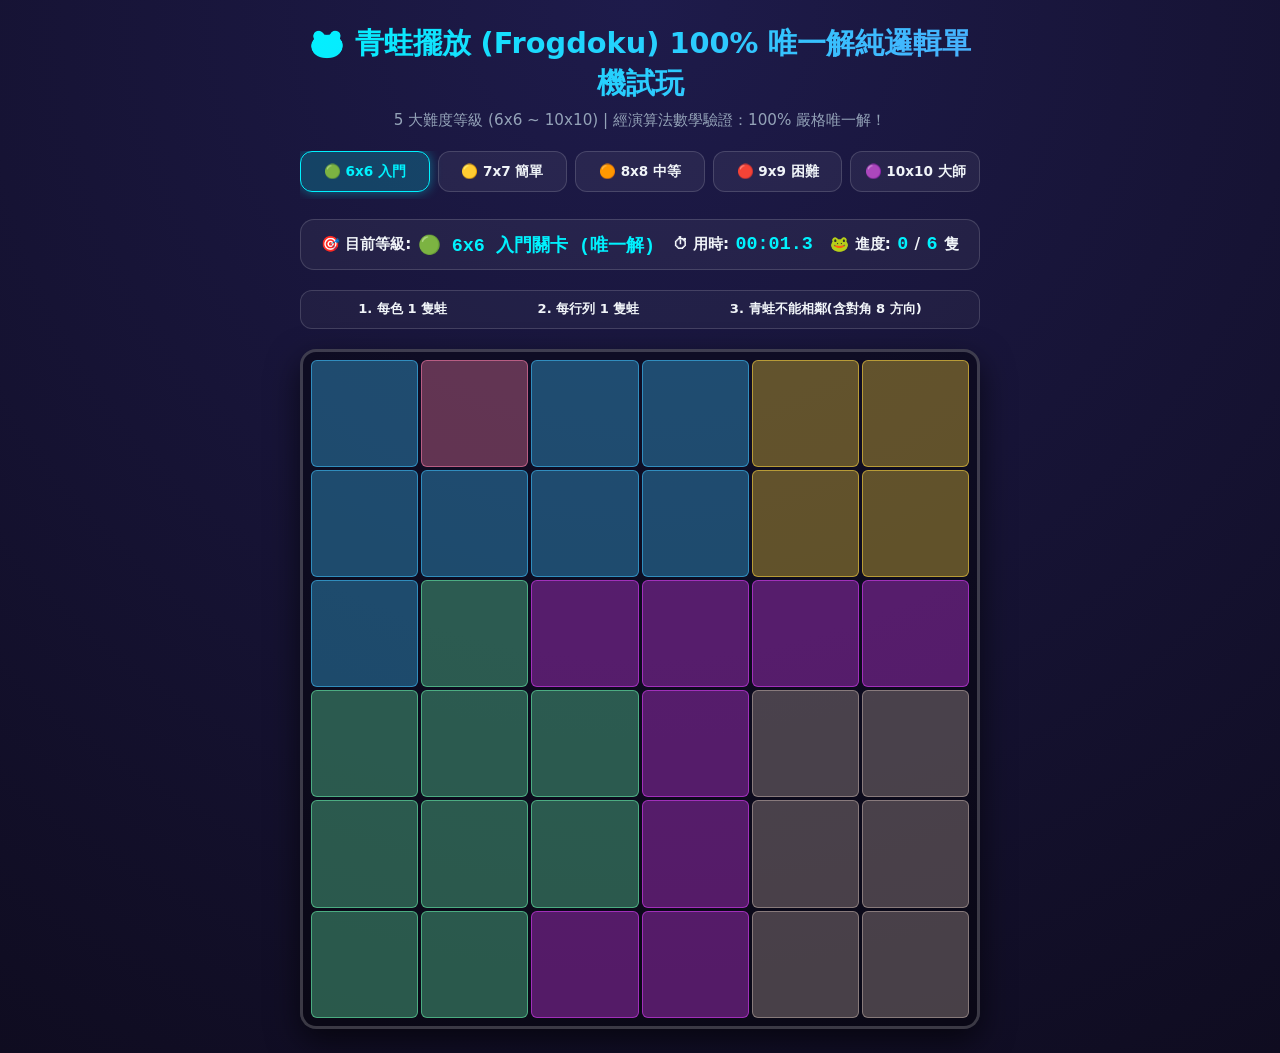
<file: frogdoku-demo.html>
<!DOCTYPE html>
<html lang="zh-TW">
<head>
  <meta charset="UTF-8">
  <meta name="viewport" content="width=device-width, initial-scale=1.0">
  <title>青蛙擺放 (Frogdoku) 5大難度 100% 唯一解純邏輯單機試玩版</title>
  <style>
    :root {
      --bg-dark: #0f0c20;
      --panel-bg: rgba(255, 255, 255, 0.05);
      --border-glass: rgba(255, 255, 255, 0.15);
      --accent-cyan: #00f2fe;
      --accent-gold: #ffd700;
      --text-main: #f0f4f8;
      --text-muted: #94a3b8;
    }

    * {
      box-sizing: border-box;
      margin: 0;
      padding: 0;
      font-family: 'Segoe UI', system-ui, -apple-system, sans-serif;
    }

    body {
      background: radial-gradient(circle at top center, #1e1b4b 0%, #0f0c20 100%);
      color: var(--text-main);
      min-height: 100vh;
      display: flex;
      flex-direction: column;
      align-items: center;
      padding: 1.5rem 1rem;
    }

    .container {
      max-width: 680px;
      width: 100%;
      display: flex;
      flex-direction: column;
      gap: 1.25rem;
    }

    header {
      text-align: center;
    }

    h1 {
      font-size: 1.8rem;
      font-weight: 800;
      background: linear-gradient(135deg, #00f2fe 0%, #4facfe 100%);
      -webkit-background-clip: text;
      -webkit-text-fill-color: transparent;
      margin-bottom: 0.4rem;
    }

    p.subtitle {
      font-size: 0.95rem;
      color: var(--text-muted);
    }

    /* Level Selector Tabs */
    .level-tabs {
      display: flex;
      gap: 0.5rem;
      overflow-x: auto;
      padding-bottom: 0.4rem;
    }

    .tab-btn {
      flex: 1;
      min-width: 100px;
      padding: 0.65rem 0.5rem;
      background: rgba(255, 255, 255, 0.06);
      border: 1px solid var(--border-glass);
      border-radius: 12px;
      color: var(--text-main);
      font-weight: 700;
      font-size: 0.85rem;
      cursor: pointer;
      white-space: nowrap;
      transition: all 0.2s ease;
      text-align: center;
    }

    .tab-btn:hover {
      background: rgba(255, 255, 255, 0.15);
    }

    .tab-btn.active {
      background: rgba(0, 242, 254, 0.2);
      border-color: var(--accent-cyan);
      color: var(--accent-cyan);
      box-shadow: 0 0 12px rgba(0, 242, 254, 0.4);
    }

    /* Info Bar */
    .info-bar {
      display: flex;
      justify-content: space-between;
      align-items: center;
      background: var(--panel-bg);
      border: 1px solid var(--border-glass);
      border-radius: 14px;
      padding: 0.75rem 1.25rem;
      flex-wrap: wrap;
      gap: 0.75rem;
    }

    .info-item {
      display: flex;
      align-items: center;
      gap: 0.4rem;
      font-weight: 700;
      font-size: 0.95rem;
    }

    .val {
      color: var(--accent-cyan);
      font-family: monospace;
      font-size: 1.15rem;
    }

    /* Rules Banner */
    .rules-banner {
      background: rgba(255, 255, 255, 0.04);
      border: 1px solid var(--border-glass);
      border-radius: 12px;
      padding: 0.6rem 1rem;
      display: flex;
      justify-content: space-around;
      font-size: 0.82rem;
      color: var(--text-muted);
      flex-wrap: wrap;
      gap: 0.5rem;
    }

    .rule-tag {
      color: var(--text-main);
      font-weight: 600;
    }

    /* Board Container */
    .board-wrapper {
      background: rgba(0, 0, 0, 0.4);
      border: 3px solid rgba(255, 255, 255, 0.2);
      border-radius: 16px;
      padding: 8px;
      width: 100%;
      margin: 0 auto;
      box-shadow: 0 12px 32px rgba(0, 0, 0, 0.6);
    }

    .grid-board {
      display: grid;
      gap: 3px;
      width: 100%;
    }

    .cell {
      aspect-ratio: 1;
      border-radius: 6px;
      display: flex;
      align-items: center;
      justify-content: center;
      cursor: pointer;
      user-select: none;
      transition: transform 0.15s ease, background 0.15s ease;
      position: relative;
    }

    .cell:hover {
      transform: scale(1.04);
      z-index: 2;
    }

    .cell-icon {
      font-size: 1.8rem;
      line-height: 1;
    }

    .cell.has-cross .cell-icon {
      font-size: 1.2rem;
      opacity: 0.5;
    }

    .cell.is-conflict {
      animation: shake 0.35s ease-in-out;
      outline: 3px solid #ff5252;
    }

    @keyframes shake {
      0%, 100% { transform: translateX(0); }
      20% { transform: translateX(-4px); }
      40% { transform: translateX(4px); }
      60% { transform: translateX(-3px); }
      80% { transform: translateX(3px); }
    }

    /* 10 Curated Color Region Palette */
    .r-0 { background: rgba(255, 128, 171, 0.35); border: 1px solid rgba(255, 128, 171, 0.55); }
    .r-1 { background: rgba(255, 215, 64, 0.35); border: 1px solid rgba(255, 215, 64, 0.55); }
    .r-2 { background: rgba(64, 196, 255, 0.35); border: 1px solid rgba(64, 196, 255, 0.55); }
    .r-3 { background: rgba(105, 240, 174, 0.35); border: 1px solid rgba(105, 240, 174, 0.55); }
    .r-4 { background: rgba(188, 170, 164, 0.35); border: 1px solid rgba(188, 170, 164, 0.55); }
    .r-5 { background: rgba(224, 64, 251, 0.35); border: 1px solid rgba(224, 64, 251, 0.55); }
    .r-6 { background: rgba(255, 171, 64, 0.35); border: 1px solid rgba(255, 171, 64, 0.55); }
    .r-7 { background: rgba(0, 230, 118, 0.35); border: 1px solid rgba(0, 230, 118, 0.55); }
    .r-8 { background: rgba(124, 77, 255, 0.35); border: 1px solid rgba(124, 77, 255, 0.55); }
    .r-9 { background: rgba(0, 229, 255, 0.35); border: 1px solid rgba(0, 229, 255, 0.55); }

    /* Victory Banner */
    .win-overlay {
      position: fixed;
      top: 0;
      left: 0;
      width: 100vw;
      height: 100vh;
      background: rgba(10, 10, 25, 0.85);
      backdrop-filter: blur(8px);
      display: flex;
      align-items: center;
      justify-content: center;
      z-index: 100;
    }

    .win-card {
      background: rgba(30, 27, 75, 0.95);
      border: 2px solid var(--accent-cyan);
      border-radius: 20px;
      padding: 2rem 2.5rem;
      text-align: center;
      box-shadow: 0 16px 48px rgba(0, 242, 254, 0.3);
      max-width: 400px;
      width: 90%;
    }

    .win-card h2 {
      font-size: 1.8rem;
      color: var(--accent-gold);
      margin-bottom: 0.5rem;
    }

    .btn-next {
      margin-top: 1.25rem;
      padding: 0.8rem 1.8rem;
      background: linear-gradient(135deg, #00f2fe 0%, #4facfe 100%);
      border: none;
      border-radius: 24px;
      color: #000;
      font-weight: 800;
      font-size: 1rem;
      cursor: pointer;
      box-shadow: 0 4px 16px rgba(0, 242, 254, 0.4);
    }
  </style>
</head>
<body>

  <div class="container">
    <header>
      <h1>🐸 青蛙擺放 (Frogdoku) 100% 唯一解純邏輯單機試玩</h1>
      <p class="subtitle">5 大難度等級 (6x6 ~ 10x10) | 經演算法數學驗證：100% 嚴格唯一解！</p>
    </header>

    <!-- Level Selector Tabs -->
    <div class="level-tabs">
      <button class="tab-btn active" data-level="0">🟢 6x6 入門</button>
      <button class="tab-btn" data-level="1">🟡 7x7 簡單</button>
      <button class="tab-btn" data-level="2">🟠 8x8 中等</button>
      <button class="tab-btn" data-level="3">🔴 9x9 困難</button>
      <button class="tab-btn" data-level="4">🟣 10x10 大師</button>
    </div>

    <!-- Info Bar -->
    <div class="info-bar">
      <div class="info-item">
        <span>🎯 目前等級:</span>
        <span id="level-title" class="val">🟢 6x6 入門關卡</span>
      </div>
      <div class="info-item">
        <span>⏱ 用時:</span>
        <span id="timer-display" class="val">00:00.0</span>
      </div>
      <div class="info-item">
        <span>🐸 進度:</span>
        <span id="frogs-display" class="val">0</span> / <span id="target-frogs" class="val">6</span> 隻
      </div>
    </div>

    <!-- Rules Banner -->
    <div class="rules-banner">
      <span class="rule-tag">1. 每色 1 隻蛙</span>
      <span class="rule-tag">2. 每行列 1 隻蛙</span>
      <span class="rule-tag">3. 青蛙不能相鄰(含對角 8 方向)</span>
    </div>

    <!-- Board -->
    <div class="board-wrapper">
      <div id="grid-board" class="grid-board"></div>
    </div>
  </div>

  <!-- Win Modal -->
  <div id="win-overlay" class="win-overlay" style="display: none;">
    <div class="win-card">
      <h2>🎉 唯一解完美通關！</h2>
      <p id="win-msg">你靠著 100% 精準邏輯解開了唯一的正確答案！</p>
      <button id="next-level-btn" class="btn-next">挑戰下一個難度 ➔</button>
    </div>
  </div>

  <script>
    // 5 Handcrafted & Mathematically Verified 100% STRICTLY UNIQUE SOLUTION Levels (count === 1)
    const LEVELS = [
      {
        size: 6,
        name: "🟢 6x6 入門關卡 (唯一解)",
        desc: "經回溯演算法數學驗證，有且僅有一組唯一解！",
        colorGrid: [
          [2, 0, 2, 2, 1, 1],
          [2, 2, 2, 2, 1, 1],
          [2, 3, 5, 5, 5, 5],
          [3, 3, 3, 5, 4, 4],
          [3, 3, 3, 5, 4, 4],
          [3, 3, 5, 5, 4, 4]
        ]
      },
      {
        size: 7,
        name: "🟡 7x7 簡單關卡 (唯一解)",
        desc: "經回溯演算法數學驗證，有且僅有一組唯一解！",
        colorGrid: [
          [0, 2, 1, 1, 1, 2, 2],
          [3, 2, 2, 1, 2, 2, 2],
          [3, 3, 2, 2, 2, 2, 4],
          [3, 3, 3, 4, 4, 4, 4],
          [3, 3, 3, 5, 5, 4, 4],
          [3, 3, 5, 5, 5, 6, 4],
          [5, 5, 5, 6, 6, 6, 6]
        ]
      },
      {
        size: 8,
        name: "🟠 8x8 中等關卡 (唯一解)",
        desc: "經回溯演算法數學驗證，有且僅有一組唯一解！",
        colorGrid: [
          [0, 2, 2, 2, 2, 2, 4, 4],
          [3, 1, 1, 2, 2, 4, 4, 4],
          [3, 3, 3, 3, 2, 4, 4, 5],
          [3, 3, 3, 3, 4, 4, 5, 5],
          [3, 3, 3, 6, 6, 4, 5, 5],
          [6, 6, 6, 6, 6, 5, 5, 5],
          [6, 6, 6, 6, 7, 5, 7, 7],
          [6, 6, 6, 6, 7, 7, 7, 7]
        ]
      },
      {
        size: 9,
        name: "🔴 9x9 困難關卡 (唯一解)",
        desc: "經回溯演算法數學驗證，有且僅有一組唯一解！",
        colorGrid: [
          [0, 3, 1, 2, 2, 2, 2, 5, 6],
          [3, 3, 1, 2, 2, 2, 2, 5, 6],
          [3, 3, 3, 2, 2, 5, 5, 5, 6],
          [3, 3, 3, 4, 2, 5, 5, 6, 6],
          [3, 4, 4, 4, 2, 5, 5, 5, 6],
          [3, 4, 4, 2, 2, 5, 5, 6, 6],
          [4, 4, 7, 7, 7, 7, 8, 6, 6],
          [4, 7, 7, 7, 7, 7, 8, 6, 6],
          [4, 7, 8, 8, 8, 8, 8, 8, 8]
        ]
      },
      {
        size: 10,
        name: "🟣 10x10 大師關卡 (唯一解)",
        desc: "經回溯演算法數學驗證，有且僅有一組唯一解！",
        colorGrid: [
          [0, 1, 1, 2, 2, 2, 2, 5, 5, 5],
          [3, 3, 1, 2, 2, 2, 2, 5, 5, 7],
          [3, 3, 3, 2, 2, 5, 5, 5, 7, 7],
          [3, 3, 3, 2, 2, 2, 5, 7, 7, 7],
          [3, 3, 4, 4, 4, 5, 5, 7, 7, 7],
          [3, 4, 4, 5, 5, 5, 6, 6, 6, 7],
          [4, 4, 4, 6, 6, 6, 6, 6, 6, 7],
          [4, 4, 4, 8, 8, 6, 6, 8, 7, 7],
          [4, 4, 4, 8, 8, 8, 8, 8, 9, 7],
          [4, 8, 8, 8, 8, 8, 8, 9, 9, 9]
        ]
      }
    ];

    let currentLevelIdx = 0;
    let userGrid = [];
    let startTime = null;
    let timerInterval = null;

    const gridBoardEl = document.getElementById('grid-board');
    const levelTitleEl = document.getElementById('level-title');
    const timerDisplayEl = document.getElementById('timer-display');
    const frogsDisplayEl = document.getElementById('frogs-display');
    const targetFrogsEl = document.getElementById('target-frogs');
    const winOverlayEl = document.getElementById('win-overlay');

    function formatTime(ms) {
      const totalSec = Math.floor(ms / 1000);
      const min = Math.floor(totalSec / 60);
      const sec = totalSec % 60;
      const tenths = Math.floor((ms % 1000) / 100);
      return `${String(min).padStart(2, '0')}:${String(sec).padStart(2, '0')}.${tenths}`;
    }

    function startTimer() {
      if (startTime) return;
      startTime = Date.now();
      timerInterval = setInterval(() => {
        timerDisplayEl.textContent = formatTime(Date.now() - startTime);
      }, 50);
    }

    function stopTimer() {
      if (timerInterval) {
        clearInterval(timerInterval);
        timerInterval = null;
      }
    }

    function loadLevel(idx) {
      currentLevelIdx = idx;
      const level = LEVELS[idx];
      const size = level.size;

      // Update UI Tabs
      document.querySelectorAll('.tab-btn').forEach((btn, i) => {
        btn.classList.toggle('active', i === idx);
      });

      // Update Level info
      levelTitleEl.textContent = level.name;
      targetFrogsEl.textContent = size;
      frogsDisplayEl.textContent = '0';

      // Reset Board State
      userGrid = Array.from({ length: size }, () => new Array(size).fill(0));
      stopTimer();
      startTime = null;
      timerDisplayEl.textContent = '00:00.0';
      winOverlayEl.style.display = 'none';

      renderBoard();
      startTimer();
    }

    function renderBoard() {
      const level = LEVELS[currentLevelIdx];
      const size = level.size;
      const conflicts = getConflicts();

      gridBoardEl.style.gridTemplateColumns = `repeat(${size}, 1fr)`;
      gridBoardEl.style.gridTemplateRows = `repeat(${size}, 1fr)`;

      let html = '';
      for (let r = 0; r < size; r++) {
        for (let c = 0; c < size; c++) {
          const regionId = level.colorGrid[r][c];
          const state = userGrid[r][c];
          const isConflict = conflicts.has(`${r}_${c}`);

          let content = '';
          if (state === 1) content = '🐸';
          else if (state === 2) content = '❌';

          html += `
            <div class="cell r-${regionId} ${state === 1 ? 'has-frog' : ''} ${state === 2 ? 'has-cross' : ''} ${isConflict ? 'is-conflict' : ''}" data-r="${r}" data-c="${c}">
              <span class="cell-icon">${content}</span>
            </div>
          `;
        }
      }

      gridBoardEl.innerHTML = html;
      bindCellEvents();
    }

    function bindCellEvents() {
      const cells = gridBoardEl.querySelectorAll('.cell');
      cells.forEach(cell => {
        cell.addEventListener('click', () => {
          const r = parseInt(cell.getAttribute('data-r'), 10);
          const c = parseInt(cell.getAttribute('data-c'), 10);
          handleCellClick(r, c);
        });
      });
    }

    function handleCellClick(r, c) {
      const state = userGrid[r][c];
      userGrid[r][c] = (state + 1) % 3; // 0 (empty) -> 1 (frog) -> 2 (cross) -> 0

      // Update frog count
      let frogCount = 0;
      const size = LEVELS[currentLevelIdx].size;
      for (let i = 0; i < size; i++) {
        for (let j = 0; j < size; j++) {
          if (userGrid[i][j] === 1) frogCount++;
        }
      }
      frogsDisplayEl.textContent = frogCount;

      renderBoard();
      checkWin();
    }

    function getConflicts() {
      const level = LEVELS[currentLevelIdx];
      const size = level.size;
      const conflicts = new Set();
      const frogs = [];

      for (let r = 0; r < size; r++) {
        for (let c = 0; c < size; c++) {
          if (userGrid[r][c] === 1) {
            frogs.push({ r, c, region: level.colorGrid[r][c] });
          }
        }
      }

      for (let i = 0; i < frogs.length; i++) {
        for (let j = i + 1; j < frogs.length; j++) {
          const f1 = frogs[i];
          const f2 = frogs[j];

          const sameRow = (f1.r === f2.r);
          const sameCol = (f1.c === f2.c);
          const sameRegion = (f1.region === f2.region);
          const isAdjacent = (Math.abs(f1.r - f2.r) <= 1 && Math.abs(f1.c - f2.c) <= 1);

          if (sameRow || sameCol || sameRegion || isAdjacent) {
            conflicts.add(`${f1.r}_${f1.c}`);
            conflicts.add(`${f2.r}_${f2.c}`);
          }
        }
      }

      return conflicts;
    }

    function checkWin() {
      const level = LEVELS[currentLevelIdx];
      const size = level.size;
      let count = 0;
      for (let r = 0; r < size; r++) {
        for (let c = 0; c < size; c++) {
          if (userGrid[r][c] === 1) count++;
        }
      }

      if (count === size) {
        const conflicts = getConflicts();
        if (conflicts.size === 0) {
          stopTimer();
          setTimeout(() => {
            winOverlayEl.style.display = 'flex';
          }, 300);
        }
      }
    }

    // Tab Listeners
    document.querySelectorAll('.tab-btn').forEach((btn, idx) => {
      btn.addEventListener('click', () => loadLevel(idx));
    });

    // Next Level Button
    document.getElementById('next-level-btn').addEventListener('click', () => {
      const nextIdx = (currentLevelIdx + 1) % LEVELS.length;
      loadLevel(nextIdx);
    });

    // Initial Load Level 0 (6x6 Beginner)
    loadLevel(0);
  </script>
</body>
</html>
</file>
